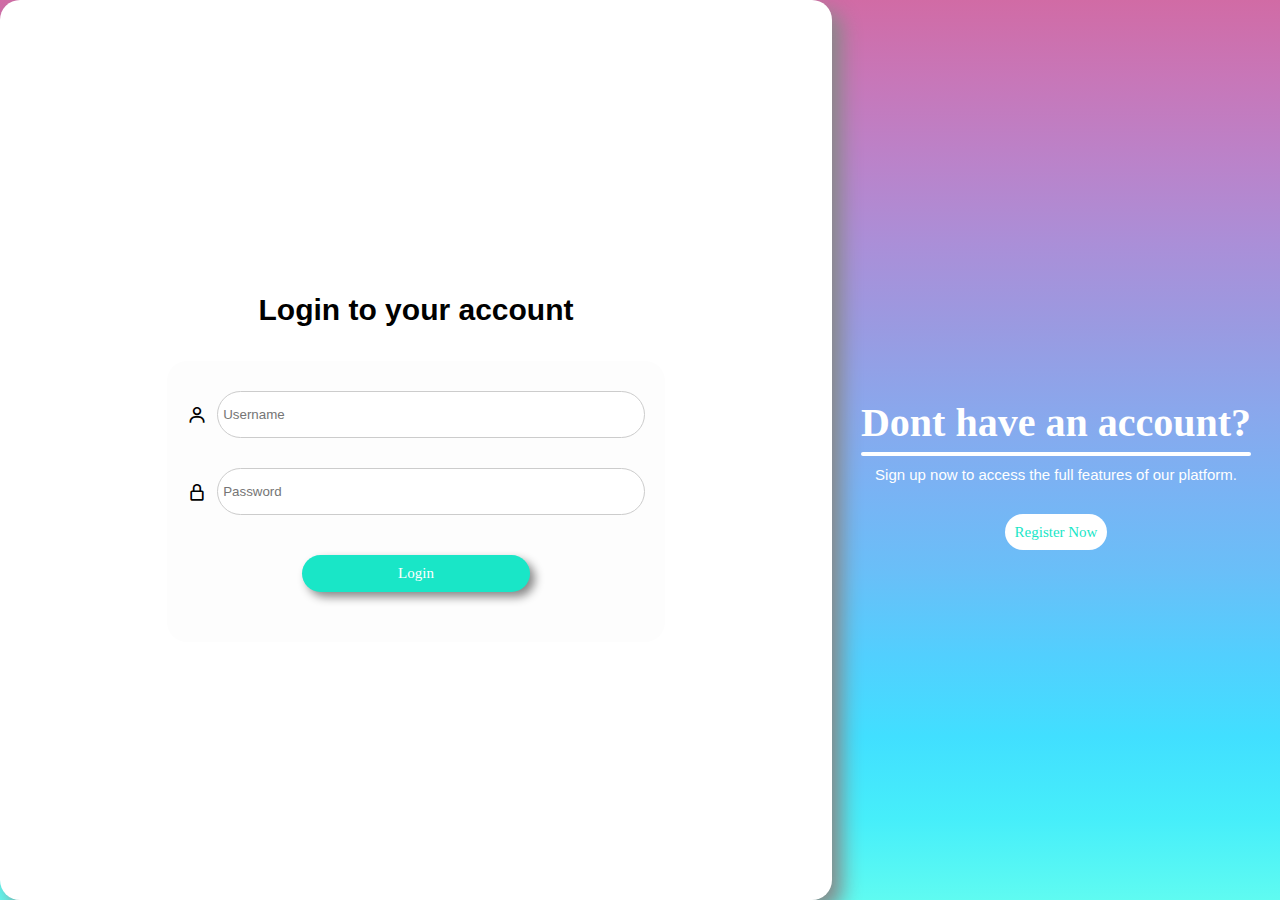
<file: THESIS2/MAIN/login.html>
<!DOCTYPE html>
<html lang="en">
<head>
    <meta charset="UTF-8">
    <meta name="viewport" content="width=device-width, initial-scale=1.0">
    <link href='https://unpkg.com/boxicons@2.1.4/css/boxicons.min.css' rel='stylesheet'>
    <title>Login</title>

    <style>
        
        body{
            background-image: linear-gradient(to bottom, #d16ba5, #c777b9, #ba83ca, #aa8fd8, #9a9ae1, #8aa7ec, #79b3f4, #69bff8, #52cffe, #41dfff, #46eefa, #5ffbf1);
            background-size:cover;
            background-repeat: no-repeat;
            background-attachment: fixed;
            font-family: bebas;
            margin: 0;
            
        }

        .column {
            float: left;
            display: flex;
            align-items: center;
            justify-content: center;
            min-height: 100vh;
            overflow: hidden; /* Add this line */
        }

        .right{
            width: 35%;
            color: white;
            display: flex;
            flex-direction: column ;
            
        }
        .right h3 {
            position: relative; /* Add relative positioning to the h2 element */
            font-size: 40px;
            margin-bottom: 20px;
        }
        
        .right h3::after {
            content: ""; 
            display: block;
            width: 100%; 
            height: 4px; 
            background-color: white; 
            position: absolute;
            bottom: -10px; 
            left: 0;
            border-radius: 20px;
            border: 1px;
        }
        
        .right p{
            display: flex;
            flex-direction: column ;
            font-size: 15px;
            font-weight: 50;
            font-family: 'Arial Narrow', Arial, sans-serif;
            margin-bottom: 40px;
        }
        .left{
            width: 65%;
            display: flex;
            flex-direction: column ;
            height: 100%;
            background-color: #fff;
            box-shadow: 10px 10px 20px #888888;
            border-radius: 20px;
        }

        .hidden{
            display: none;
        }
        .hidden{
            text-align: center;
        }
        .hidden a{
            text-decoration: none;
            color: #19e6c7;
            border:  3px solid #19e6c7;
            padding: 5px;
            border-radius: 20px;
        }
        
        @media (max-width: 767px) {
        .container {
            flex-direction: column; /* Stack columns on smaller screens */
        }

        .left {
            width: 100%; /* Full width on smaller screens */
            text-align: center;
        }

        .right {
            display: none; /* Add some space between the sections */
        }
        .hidden{
            display: block !important;
        }
        
    }

        .left h2{
            
            width: 55%;
            padding: 10px 20px;
            border-radius: 10px;
            color: black;
            font-size: 30px;
            text-align: center;
            font-family: 'Franklin Gothic Medium', 'Arial Narrow', Arial, sans-serif;
        }
        .container{
            margin: 0;
            display: flex;
            justify-content: center;
            align-items: center;
        }
        .row{
            margin-left: 0px;
            width: 100%;
        }
        .row:after {
            content: "";
            display: table;
            clear: both;
        }
        form  {
            background-color: #fdfdfd;
            display:flex;
            flex-direction: column;
            padding:20px;
            width: 55%;
            border-radius:20px;
            
        }
        input[type=text],[type=password]{
            border-radius: 30px;
        }
        input[type=text],[type=submit],[type=password]  {
        margin: 10px 0px;
        height:35px;
        
        border:0.5px solid gray;
        }

        input[type=submit]{
            background-color: #19e6c7;
            padding: 10px;
            height: auto;
            width: 50%;
            align-self: center;
            font-family: bebas;
            margin-top: 20px;
            margin-bottom: 30px;
            color: white;
            font-size: 15px;
            cursor: pointer;
            border-radius: 20px;
            border:  none;
            box-shadow: 5px 5px 10px #888888;
        }
        input[type=submit]:hover{
        background-color: #41dfff;
        border: none;
        color: #c777b9;
        transition: 0.4s ease-in-out ;
        }
        input:focus{
        outline: none;
        border: 1px solid gold;

        }
        input[type="text"]::placeholder,[type="password"]::placeholder{
            font-family:'Franklin Gothic Medium', 'Arial Narrow', Arial, sans-serif;
        }
        .icon-input-container {
        display: flex;
        align-items: center;
        margin-bottom: 10px;
        }

        .icon-input-container i {
        margin-right: 10px;
        font-size: 20px;
        }

        .icon-input-container input {
        flex: 1;
        padding: 5px;
        border: 1px solid #ccc;
        }

        .login {
        font-family: 'Franklin Gothic Medium', 'Arial Narrow', Arial, sans-serif;
        text-align: center;
        
        }
        .signup{
            text-align: center;

        }
        
        .signup a{
        font-size: 15px;
        text-decoration: none;
        background-color: #fff;
        padding: 10px;
        height: auto;
        width: 50%;
        align-self: center;
        font-family: bebas;
        color: #19e6c7;
        font-size: 15px;
        cursor: pointer;
        border-radius: 20px;
        text-decoration: none;
        }
        
    </style>
</head>
<body>
    <div class="container">
        <div class="row">
            <div class="column left"> 
                <h2>Login to your account</h2>
                <form>
                    
                  <div class="icon-input-container">
                    <i class='bx bx-user'></i>
                    <input type="text" id="Username" name="Username" placeholder="Username">
                  </div>
                  
                  
                  <div class="icon-input-container">
                    <i class='bx bx-lock-alt'></i>
                    <input type="password" id="password" name="password" placeholder="Password">
                  </div>
                  <input type="submit" id="submit" value="Login">

                  <div class="hidden">
                  <h3>Dont have an account?</h3>
                  <a href="signup.html" class="registerButton"> Register Now</a>
                </div>
              </form>
            </div>
            <div class="column right">
        
                <div class="signup">
                  <h3>Dont have an account?</h3>
                  <p>Sign up now to access the  full features of our platform.</p>
                  <a href="signup.html" class="registerButton"> Register Now</a>
                </div>
                
            </div>
          </div>
    </div>
</body>
</html>
</file>
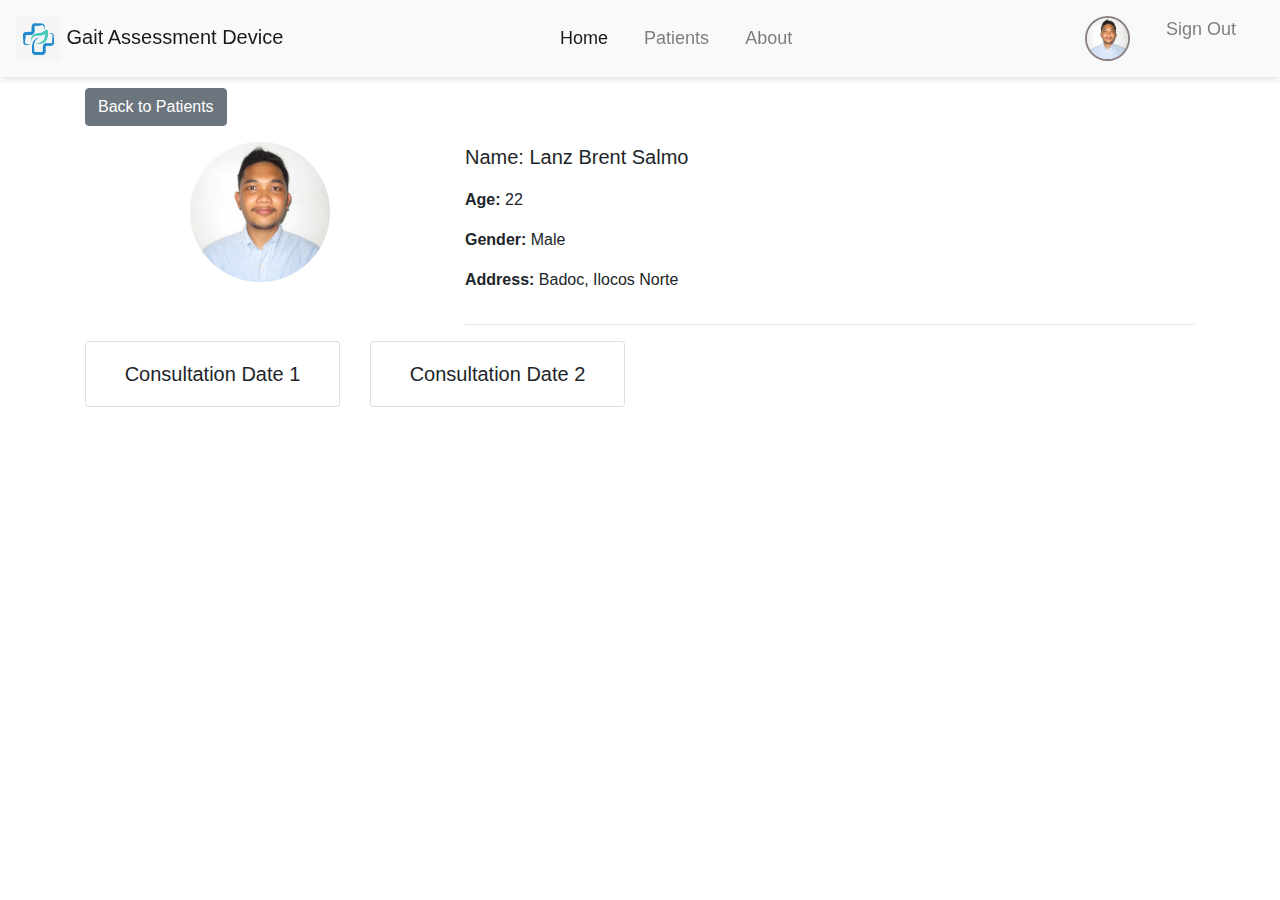
<file: THESIS2/MAIN/patient_hidden.html>
<!DOCTYPE html>
<html lang="en">
<head>
    <meta charset="UTF-8">
    <meta name="viewport" content="width=device-width, initial-scale=1, shrink-to-fit=no">
    <title>Patient Details</title>
    <!-- Bootstrap CSS -->
    <link rel="stylesheet" href="https://stackpath.bootstrapcdn.com/bootstrap/4.5.2/css/bootstrap.min.css">
    <!-- Boxicons CSS -->
    <link rel="stylesheet"
  href="https://cdn.jsdelivr.net/npm/boxicons@latest/css/boxicons.min.css">
  <!-- or -->
  <link rel="stylesheet"
  href="https://unpkg.com/boxicons@latest/css/boxicons.min.css">
    <style>
        /* Common styles for both big and small screens */
        body {
            padding-top: 40px;
        }

        .navbar {
            background-color: #f8f9fa;
            box-shadow: 0 4px 6px -1px rgba(0, 0, 0, 0.1);
        }

        .navbar-brand img {
            max-height: 45px; /* Adjust the height as needed */
        }

        .navbar-nav .nav-link {
            font-size: 18px;
        }

        .profile-circle {
            width: 45px;
            height: 45px;
            border-radius: 50%;
            overflow: hidden;
            border: 2px solid rgb(140, 129, 129);
        }

        .profile-circle img {
            width: 100%;
            height: 100%;
            object-fit: cover;
        }

        @media (min-width: 992px) {
            /* Styles for big screens (screens wider than 992px) */
            .navbar-nav {
                margin: auto 0;
            }

            .navbar-nav .nav-item {
                margin-right: 20px; /* Adjust the margin between nav items */
            }

            .navbar-nav.ml-1 {
                max-width: 275px; /* Adjust the width as needed */
            }

            .profile-link {
                display: inline-flex; /* Hide the Profile link on larger screens */
            }
        }

        @media (max-width: 991px) {
            /* Styles for small screens (screens 991px or narrower) */
            .navbar-nav.ml-1 {
                margin-left: 10px; /* Adjust the margin between About and the user profile */
            }

            .navbar-nav.ml-1 .nav-item {
                margin-bottom: 0; /* Remove margin between nav items in collapsed mode */
            }

            .navbar-nav.mx-auto.nav-item {
                display: flex;
                align-items: center;
            }
            .navbar-nav.mx-auto .nav-item:last-child {
                margin-bottom: 30px; /* Add margin below the last nav item in collapsed mode */
            }
            .navbar-nav.ml-1 .nav-item .profile-circle {
                margin-right: 10px; /* Adjust the margin between Profile Circle and Profile */
            }

            .navbar-nav.ml-1 .nav-item .nav-link {
                display: flex;
                align-items: center;
                white-space: nowrap; /* Prevent text wrapping on smaller screens */
            }

            .profile-link {
                display: inline-block; /* Show the Profile link on smaller screens */
            }
        }

        /* Add any other styles you need */

        /* Hover effect for patient cards */
        .card-consultation {
            transition: transform 0.3s, box-shadow 0.3s;
        }

        .card-consultation:hover {
            box-shadow: 0 4px 8px rgba(0, 0, 0, 0.1);
            transform: translateY(-4px);
            background-color: aquamarine;
        }

        .card-consultation .card-body {
            display: flex;
            flex-direction: column;
            align-items: center;
        }

        .card-consultation h5 {
            margin-bottom: 0;
        }

        /* Close button for the table */
        .close-button {
            cursor: pointer;
            color: #007bff;
            font-size: 30px;
            border: none;
            background-color: none;
        }
        .close-button:hover {
            text-decoration: underline;
        }

    </style>
</head>
<body>

    <!-- Navbar -->
    <nav class="navbar navbar-expand-lg navbar-light bg-light fixed-top">
        <a class="navbar-brand" href="#">
            <img src="profile-images/v987-18a.jpg" alt="Your Logo">
            Gait Assessment Device
        </a>
        <button class="navbar-toggler" type="button" data-toggle="collapse" data-target="#navbarNav" aria-controls="navbarNav" aria-expanded="false" aria-label="Toggle navigation">
            <span class="navbar-toggler-icon"></span>
        </button>
        <div class="collapse navbar-collapse" id="navbarNav">
            <ul class="navbar-nav mx-auto">
                <li class="nav-item active">
                    <a class="nav-link" href="index.html">Home</a>
                </li>
                <li class="nav-item">
                    <a class="nav-link" href="patients.html">Patients</a>
                </li>
                <li class="nav-item">
                    <a class="nav-link" href="#">About</a>
                </li>
            </ul>
            <ul class="navbar-nav ml-1">
                <li class="nav-item">
                    <a class="nav-link" href="#">
                        <div class="profile-circle">
                            <img src="profile-images/IMG_1994.JPG" alt="User Profile">
                        </div>
                        <span class="d-lg-none ml-2">Profile</span>
                    </a>
                </li>
                <li class="nav-item">
                    <a class="nav-link" href="#">Sign Out</a>
                </li>
            </ul>
        </div>
    </nav>

    <!-- Content of the patient_details.html page -->
    <div class="container mt-5" style="margin-top: 300px;">
        <a href="patients.html" class="btn btn-secondary mb-3">Back to Patients</a>
        <div class="row justify-content-center align-items-start">
            <!-- Display patient's picture here -->
            <div class="col-md-4 mb-5 text-center">
                <img src="profile-images/IMG_1994.JPG" alt="Patient Picture" class="img-fluid" style="max-width: 140px; border-radius: 50%;">
            </div>
            <div class="col-md-8 text-center text-md-left">
                <!-- Display all patient information here -->
                <div class="row">
                    <div class="col-md-12">
                        <p class="lead"><strong>Name:</strong> Lanz Brent Salmo</p>
                    </div>
                    <div class="col-md-12">
                        <p><strong>Age:</strong> 22</p>
                    </div>
                    <div class="col-md-12">
                        <p><strong>Gender:</strong> Male</p>
                    </div>
                    <div class="col-md-12">
                        <p><strong>Address:</strong> Badoc, Ilocos Norte</p>
                    </div>
                </div>
                <!-- Add the new information fields -->
                <hr>
            </div>
            <div class="col-md-12">
                <div class="row">
                    <!-- Display consultation date cards here -->
                    <div class="col-md-3 mb-3">
                        <div class="card card-consultation" onclick="showTable()">
                            <div class="card-body">
                                <h5 class="card-title">Consultation Date 1</h5>
                            </div>
                        </div>
                    </div>
                    <div class="col-md-3 mb-3">
                        <div class="card card-consultation" onclick="showTable()">
                            <div class="card-body">
                                <h5 class="card-title">Consultation Date 2</h5>
                            </div>
                        </div>
                    </div>
                    <!-- Add more cards as needed -->
                </div>
            </div>
            <!-- Hidden table -->
            <div class="col-md-12" id="consultationTable" style="display: none;">
                <button class="close-button" onclick="hideTable()"><i class='bx bx-window-close'></i></button>
                <div class="table-responsive">
                    <table class="table table-bordered">
                        <thead>
                            <tr>
                                <th>Consultation Date</th>
                                <th>Phase</th>
                                <th>Image</th>
                                <th>Angles</th>
                                <th>Weight Distribution</th>
                            </tr>
                        </thead>
                        <tbody>
                            <tr>
                                <td>Date</td>
                                <td>Phase 1- Frame 2</td>
                                <td style="max-width: 100px; max-height: 100px;">
                                    <img src="profile-images/phase1.png" class="mw-100 mh-100" style="width: 100%; height: auto;">
                                </td>
                                <td>Angle</td>
                                <td>Distribution</td>
                            </tr>
                            <tr>
                                <td>Date</td>
                                <td>Phase 2- Frame 2</td>
                                <td style="max-width: 100px; max-height: 100px;">
                                    <img src="profile-images/phase2.png" class="mw-100 mh-100" style="width: 100%; height: auto;">
                                </td>
                                <td>Angle</td>
                                <td>Distribution</td>
                            </tr>
                            <tr>
                                <td>Date</td>
                                <td>Phase 3- Frame 2</td>
                                <td style="max-width: 100px; max-height: 100px;">
                                    <img src="profile-images/phase3.png" class="mw-100 mh-100" style="width: 100%; height: auto;">
                                </td>
                                <td>Angle</td>
                                <td>Distribution</td>
                            </tr>
                            <tr>
                                <td>Date</td>
                                <td>Phase 4- Frame 2</td>
                                <td style="max-width: 100px; max-height: 100px;">
                                    <img src="profile-images/phase4.png" class="mw-100 mh-100" style="width: 100%; height: auto;">
                                </td>
                                <td>Angle</td>
                                <td>Distribution</td>
                            </tr>
                            <tr>
                                <td>Date</td>
                                <td>Phase 5- Frame 2</td>
                                <td style="max-width: 100px; max-height: 100px;">
                                    <img src="profile-images/phase5.png" class="mw-100 mh-100" style="width: 100%; height: auto;">
                                </td>
                                <td>Angle</td>
                                <td>Distribution</td>
                            </tr>
                            <tr>
                                <td>Date</td>
                                <td>Phase 6- Frame 2</td>
                                <td style="max-width: 100px; max-height: 100px;">
                                    <img src="profile-images/phase6.png" class="mw-100 mh-100" style="width: 100%; height: auto;">
                                </td>
                                <td>Angle</td>
                                <td>Distribution</td>
                            </tr>
                            <tr>
                                <td>Date</td>
                                <td>Phase 7- Frame 2</td>
                                <td style="max-width: 100px; max-height: 100px;">
                                    <img src="profile-images/phase7.png" class="mw-100 mh-100" style="width: 100%; height: auto;">
                                </td>
                                <td>Angle</td>
                                <td>Distribution</td>
                            </tr>
                            <tr>
                                <td>Date</td>
                                <td>Phase 8- Frame 2</td>
                                <td style="max-width: 100px; max-height: 100px;">
                                    <img src="profile-images/phase8.png" class="mw-100 mh-100" style="width: 100%; height: auto;">
                                </td>
                                <td>Angle</td>
                                <td>Distribution</td>
                            </tr>
                            <!-- Add more rows as needed -->
                        </tbody>
                    </table>
                </div>
            </div>
            <!-- Add more information fields as needed -->
        </div>
    </div>

    <!-- Bootstrap JS and dependencies -->
    <script src="https://code.jquery.com/jquery-3.5.1.slim.min.js"></script>
    <script src="https://cdn.jsdelivr.net/npm/@popperjs/core@2.0.9/dist/umd/popper.min.js"></script>
    <script src="https://stackpath.bootstrapcdn.com/bootstrap/4.5.2/js/bootstrap.min.js"></script>

    <script>
        function showTable() {
            document.getElementById('consultationTable').style.display = 'block';
        }

        function hideTable() {
            document.getElementById('consultationTable').style.display = 'none';
        }
    </script>
</body>
</html>
</file>
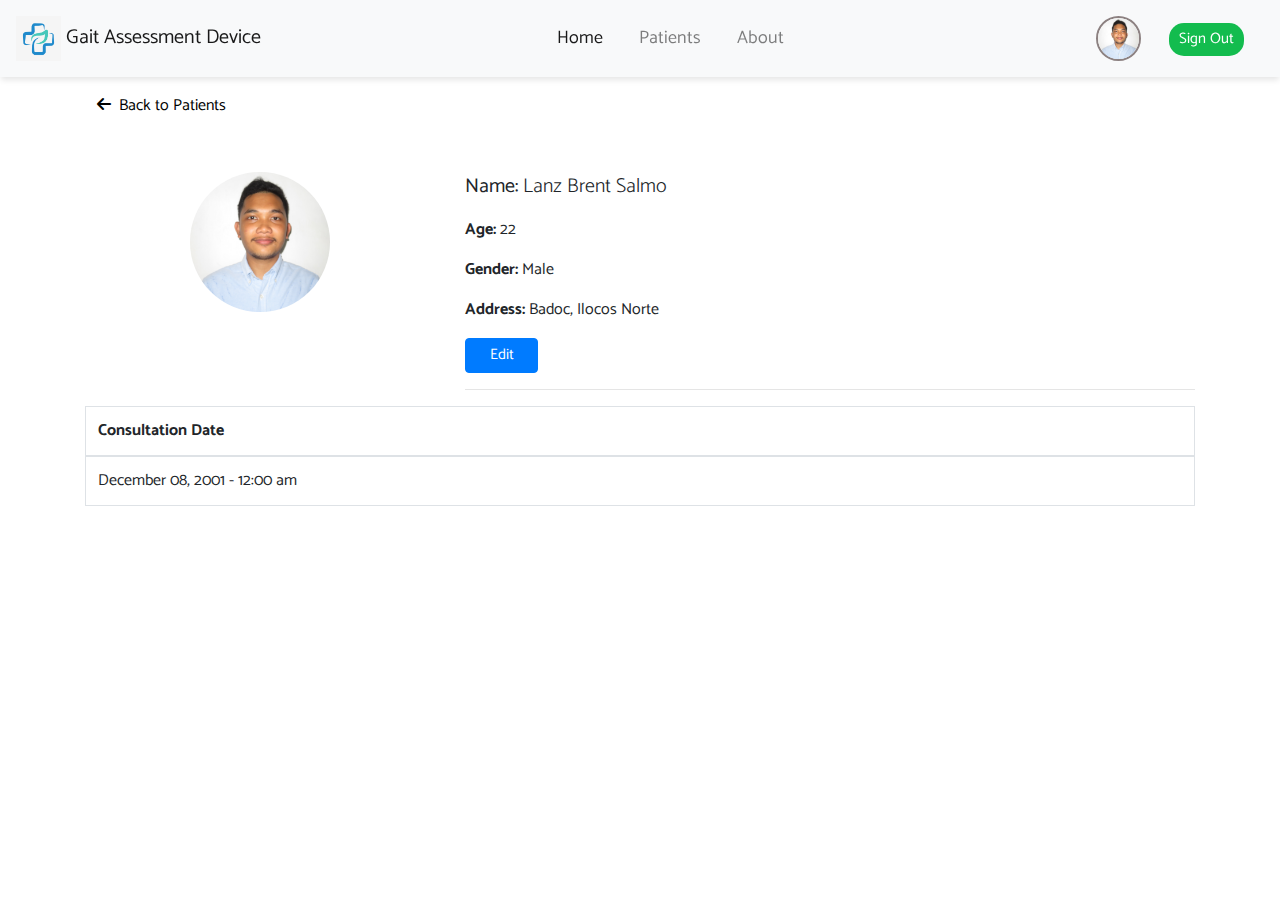
<file: THESIS2/MAIN/patient_profile.html>
<!DOCTYPE html>
<html lang="en">

<head>
    <meta charset="UTF-8">
    <meta name="viewport" content="width=device-width, initial-scale=1, shrink-to-fit=no">
    <title>Patient Details</title>
    <!-- Bootstrap CSS -->
    <link rel="stylesheet" href="https://stackpath.bootstrapcdn.com/bootstrap/4.5.2/css/bootstrap.min.css">
    <!-- Font Awesome Icons -->
    <link rel="stylesheet" href="https://cdnjs.cloudflare.com/ajax/libs/font-awesome/6.5.1/css/all.min.css">
    <link rel="preconnect" href="https://fonts.googleapis.com">
    <link rel="preconnect" href="https://fonts.gstatic.com" crossorigin>
    <link href="https://fonts.googleapis.com/css2?family=Catamaran&family=Roboto+Slab&display=swap" rel="stylesheet">
    <style>
        /* Common styles for both big and small screens */
        body {
            padding-top: 40px;
            font-family: 'Catamaran', sans-serif;
            background-color: #ffffff;
        }

        .navbar {
            background-color: #FBFBF2;
            box-shadow: 0 4px 6px -1px rgba(0, 0, 0, 0.1);
        }
        
        .sign_out{
            margin-top: 15px;
        }

        .navbar-brand img {
            max-height: 45px;
        }

        .navbar-nav .nav-link {
            font-size: 18px;
        }

        .profile-circle {
            width: 45px;
            height: 45px;
            border-radius: 50%;
            overflow: hidden;
            border: 2px solid rgb(140, 129, 129);
        }

        .profile-circle img {
            width: 100%;
            height: 100%;
            object-fit: cover;
        }

        /* Styles for big screens (screens wider than 992px) */
        @media (min-width: 992px) {
            .navbar-nav {
                margin: auto 0;
            }

            .navbar-nav .nav-item {
                margin-right: 20px;
            }

            .navbar-nav.ml-1 {
                max-width: 275px;
            }

            .profile-link {
                display: inline-flex;
            }
        }

        /* Styles for small screens (screens 991px or narrower) */
        @media (max-width: 991px) {
            .navbar-nav.ml-1 {
                margin-left: 10px;
            }

            .navbar-nav.ml-1 .nav-item {
                margin-bottom: 0;
            }

            .navbar-nav.mx-auto.nav-item {
                display: flex;
                align-items: center;
            }

            .navbar-nav.mx-auto .nav-item:last-child {
                margin-bottom: 30px;
            }

            .navbar-nav.ml-1 .nav-item .profile-circle {
                margin-right: 10px;
            }

            .navbar-nav.ml-1 .nav-item .nav-link {
                display: flex;
                align-items: center;
                white-space: nowrap;
            }

            .profile-link {
                display: inline-block;
            }
        }

        /* Hover effect for patient cards */
        .card:hover,
        tr:hover {
            box-shadow: 0 4px 8px rgba(0, 0, 0, 0.1);
            transform: translateY(-4px);
            transition: box-shadow 0.3s, transform 0.3s;
        }

        .btn-secondary{
            background-color: transparent;
            color: #000000 !important;
            border: none;
            transition: ease-in 0.25s;
        }
        .btn-secondary:hover{
            background-color: #d3d3c9;
        }
        
    </style>
</head>

<body>

    <!-- Navbar -->
    <nav class="navbar navbar-expand-lg navbar-light bg-light fixed-top">
        <a class="navbar-brand" href="#">
            <img src="profile-images/v987-18a.jpg" alt="Your Logo">
            Gait Assessment Device
        </a>
        <button class="navbar-toggler" type="button" data-toggle="collapse" data-target="#navbarNav"
            aria-controls="navbarNav" aria-expanded="false" aria-label="Toggle navigation">
            <span class="navbar-toggler-icon"></span>
        </button>
        <div class="collapse navbar-collapse" id="navbarNav">
            <ul class="navbar-nav mx-auto">
                <li class="nav-item active">
                    <a class="nav-link" href="index.html">Home</a>
                </li>
                <li class="nav-item">
                    <a class="nav-link" href="patients.html">Patients</a>
                </li>
                <li class="nav-item">
                    <a class="nav-link" href="#">About</a>
                </li>
            </ul>
            <ul class="navbar-nav ml-1">
                <li class="nav-item">
                    <a class="nav-link" href="#">
                        <div class="profile-circle">
                            <img src="profile-images/IMG_1994.JPG" alt="User Profile">
                        </div>
                        <span class="d-lg-none ml-2">Profile</span>
                    </a>
                </li>
                <li class="nav-item">
                    <a class="nav-link sign_out" style="background-color: #13bc4e; color: #ffffff; padding: 5px 10px; border-radius: 15px; font-size: 15px;" href="login.html">Sign Out</a>
                </li>
            </ul>
        </div>
    </nav>

    <!-- Content of the patient_details.html page -->
    <div class="container mt-5">
        <a href="patients.html" class="btn btn-secondary mb-5"><i class="fa-solid fa-arrow-left mr-2"></i>Back to Patients</a>
        <div class="row justify-content-center align-items-start">
            <!-- Display patient's picture here -->
            <div class="col-md-4 mb-5 text-center">
                <img src="profile-images/IMG_1994.JPG" alt="Patient Picture" class="img-fluid"
                    style="max-width: 140px; border-radius: 50%;">
            </div>
            <div class="col-md-8 text-center text-md-left">
                <!-- Display all patient information here -->
                <div class="row">
                    <div class="col-md-12">
                        <p class="lead"><strong>Name:</strong> Lanz Brent Salmo</p>
                    </div>
                    <div class="col-md-12">
                        <p><strong>Age:</strong> 22</p>
                    </div>
                    <div class="col-md-12">
                        <p><strong>Gender:</strong> Male</p>
                    </div>
                    <div class="col-md-12">
                        <p><strong>Address:</strong> Badoc, Ilocos Norte</p>
                    </div>
                </div>
                <button type="button" class="btn btn-primary" style="font-size: 15px; padding: 5px; width: 10%;" data-toggle="modal" data-target="#editModal">Edit</button>
                <hr>
            </div>
            <div class="modal fade" id="editModal" tabindex="-1" role="dialog" aria-labelledby="editModalLabel" aria-hidden="true">
                <div class="modal-dialog" role="document">
                    <div class="modal-content">
                        <div class="modal-header">
                            <h5 class="modal-title" id="editModalLabel">Edit Personal Information</h5>
                            <button type="button" class="close" data-dismiss="modal" aria-label="Close">
                                <span aria-hidden="true">&times;</span>
                            </button>
                        </div>
                        <div class="modal-body">
                            <form id="editForm">
                                <div class="form-group">
                                    <label for="editName">Name:</label>
                                    <input type="text" class="form-control" id="editName" name="name" value="Lanz Brent Salmo">
                                </div>
                                <div class="form-group">
                                    <label for="editAge">Age:</label>
                                    <input type="number" class="form-control" id="editAge" name="age" value="22">
                                </div>
                                <div class="form-group">
                                    <label for="editGender">Gender:</label>
                                    <select class="form-control" id="editGender" name="gender">
                                        <option value="male" selected>Male</option>
                                        <option value="female">Female</option>
                                    </select>
                                </div>
                                <div class="form-group">
                                    <label for="editAddress">Address:</label>
                                    <input type="text" class="form-control" id="editAddress" name="address" value="Badoc, Ilocos Norte">
                                </div>
                            </form>
                        </div>
                        <div class="modal-footer">
                            <button type="button" class="btn btn-secondary" data-dismiss="modal">Close</button>
                            <button type="button" class="btn btn-primary" onclick="saveChanges()">Save changes</button>
                        </div>
                    </div>
                </div>
            </div>
            <div class="col-md-12">
                <div class="table-responsive">
                    <table class="table table-bordered">
                        <thead>
                            <tr>
                                <th>Consultation Date</th>
                            </tr>
                        </thead>
                        <tbody>
                            <tr class="clickable-row">
                                <td>December 08, 2001 - 12:00 am</td>
                            </tr>
                            <!-- Add more rows as needed -->
                        </tbody>
                    </table>
                </div>
                <!-- Add more information fields as needed -->
            </div>
        </div>
    </div>

   <!-- Modal for Consultation Details -->
<div class="modal fade" id="consultationModal" tabindex="-1" role="dialog" aria-labelledby="consultationModalLabel"
aria-hidden="true">
<div class="modal-dialog modal-lg" role="document">
    <div class="modal-content">
        <div class="modal-header">
            <h5 class="modal-title" id="consultationModalLabel">Consultation Details</h5>
            <button type="button" class="close" data-dismiss="modal" aria-label="Close">
                <span aria-hidden="true">&times;</span>
            </button>
        </div>
        <div class="modal-body">
            <button type="button" class="btn btn-primary" style="margin-bottom:10px ;" onclick="printTable()">Print Table</button>
            <div class="table-responsive">
                <table class="table table-bordered">
                    <thead>
                        <tr>
                            <th>Consultation Date</th>
                            <th>Phase</th>
                            <th>Image</th>
                            <th>Angles</th>
                            <th>Weight Distribution</th>
                        </tr>
                    </thead>
                    <tbody>
                        <tr>
                            <td>Date</td>
                            <td>Phase 1- Frame 2</td>
                            <td style="max-width: 100px; max-height: 100px;">
                                <img src="profile-images/phase1.png" class="mw-100 mh-100" style="width: 100%; height: auto;">
                              </td>
                              
                            <td>Angle</td>
                            <td>Distribution</td>
                        </tr>
                        <tr>
                            <td>Date</td>
                            <td>Phase 2- Frame 2</td>
                            <td style="max-width: 100px; max-height: 100px;">
                                <img src="profile-images/phase2.png" class="mw-100 mh-100" style="width: 100%; height: auto;">
                              </td>
                              
                            <td>Angle</td>
                            <td>Distribution</td>
                        </tr>
                        <tr>
                            <td>Date</td>
                            <td>Phase 3- Frame 2</td>
                            <td style="max-width: 100px; max-height: 100px;">
                                <img src="profile-images/phase3.png" class="mw-100 mh-100" style="width: 100%; height: auto;">
                              </td>
                              
                            <td>Angle</td>
                            <td>Distribution</td>
                        </tr>
                        <tr>
                            <td>Date</td>
                            <td>Phase 4- Frame 2</td>
                            <td style="max-width: 100px; max-height: 100px;">
                                <img src="profile-images/phase4.png" class="mw-100 mh-100" style="width: 100%; height: auto;">
                              </td>
                              
                            <td>Angle</td>
                            <td>Distribution</td>
                        </tr>
                        <tr>
                            <td>Date</td>
                            <td>Phase 5- Frame 2</td>
                            <td style="max-width: 100px; max-height: 100px;">
                                <img src="profile-images/phase5.png" class="mw-100 mh-100" style="width: 100%; height: auto;">
                              </td>
                              
                            <td>Angle</td>
                            <td>Distribution</td>
                        </tr>
                        <tr>
                            <td>Date</td>
                            <td>Phase 6- Frame 2</td>
                            <td style="max-width: 100px; max-height: 100px;">
                                <img src="profile-images/phase6.png" class="mw-100 mh-100" style="width: 100%; height: auto;">
                              </td>
                              
                            <td>Angle</td>
                            <td>Distribution</td>
                        </tr>
                        <tr>
                            <td>Date</td>
                            <td>Phase 7- Frame 2</td>
                            <td style="max-width: 100px; max-height: 100px;">
                                <img src="profile-images/phase7.png" class="mw-100 mh-100" style="width: 100%; height: auto;">
                              </td>
                              
                            <td>Angle</td>
                            <td>Distribution</td>
                        </tr>
                        <tr>
                            <td>Date</td>
                            <td>Phase 8- Frame 2</td>
                            <td style="max-width: 100px; max-height: 100px;">
                                <img src="profile-images/phase8.png" class="mw-100 mh-100" style="width: 100%; height: auto;">
                              </td>
                              
                            <td>Angle</td>
                            <td>Distribution</td>
                        </tr>
                        <!-- Add more rows as needed -->
                    </tbody>
                </table>
            </div>
        </div>
        
    </div>
</div>
</div>

    <!-- Bootstrap JS and dependencies -->
    <script src="https://code.jquery.com/jquery-3.5.1.slim.min.js"></script>
    <script src="https://cdn.jsdelivr.net/npm/@popperjs/core@2.0.9/dist/umd/popper.min.js"></script>
    <script src="https://stackpath.bootstrapcdn.com/bootstrap/4.5.2/js/bootstrap.min.js"></script>

    <script>
        $(document).ready(function () {
            // Add click event for clickable rows
            $('.clickable-row').click(function () {
                // Show the modal
                $('#consultationModal').modal('show');
            });
        });
    </script>
</body>

</html>
</file>
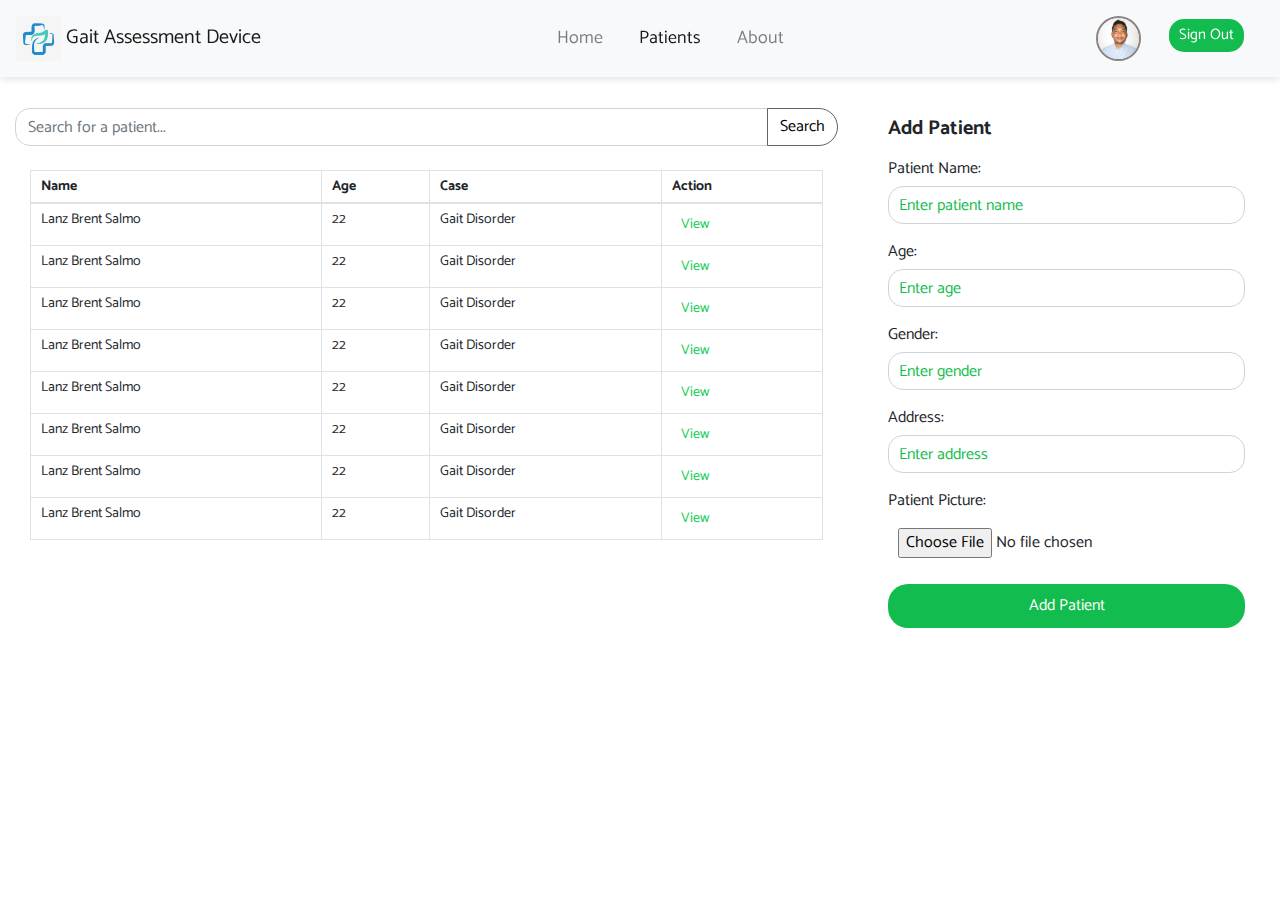
<file: THESIS2/MAIN/patients.html>
<!DOCTYPE html>
<html lang="en">
<head>
    <meta charset="UTF-8">
    <meta name="viewport" content="width=device-width, initial-scale=1, shrink-to-fit=no">
    <title>Your Website</title>
    <!-- Bootstrap CSS -->
    <link rel="stylesheet" href="https://stackpath.bootstrapcdn.com/bootstrap/4.5.2/css/bootstrap.min.css">
    <!-- Font Awesome Icons -->
    <link rel="stylesheet" href="https://cdnjs.cloudflare.com/ajax/libs/font-awesome/6.5.1/css/all.min.css">
    <link rel="preconnect" href="https://fonts.googleapis.com">
    <link rel="preconnect" href="https://fonts.gstatic.com" crossorigin>
    <link href="https://fonts.googleapis.com/css2?family=Catamaran&family=Roboto+Slab&display=swap" rel="stylesheet">
    <link href="https://fonts.googleapis.com/css2?family=Fredoka:wght@300..700&family=Kanit:ital,wght@0,100;0,200;0,300;0,400;0,500;0,600;0,700;0,800;0,900;1,100;1,200;1,300;1,400;1,500;1,600;1,700;1,800;1,900&family=Oswald:wght@200..700&display=swap" rel="stylesheet">
    <style>
        /* Common styles for both big and small screens */
        body {
            padding-top: 40px;
            background-color: #ffffff;
            font-family: 'Catamaran', sans-serif;
        }
        
        .navbar {
            background-color: #FBFBF2;
            box-shadow: 0 4px 6px -1px rgba(0, 0, 0, 0.1);
        }
        .sign_out{
            margin-top: 15%;
        }
        
        .navbar-brand img {
            max-height: 45px; /* Adjust the height as needed */
        }

        .navbar-nav .nav-link {
            font-size: 18px;
        }

        .profile-circle {
            width: 45px;
            height: 45px;
            border-radius: 50%;
            overflow: hidden;
            border: 2px solid rgb(140, 129, 129);
        }

        .profile-circle img {
            width: 100%;
            height: 100%;
            object-fit: cover;
        }

        @media (min-width: 992px) {
            /* Styles for big screens (screens wider than 992px) */
            .navbar-nav {
                margin: auto 0;
            }

            .navbar-nav .nav-item {
                margin-right: 20px; /* Adjust the margin between nav items */
            }

            .navbar-nav.ml-1 {
                max-width: 275px; /* Adjust the width as needed */
            }

            .profile-link {
                display: inline-flex; /* Hide the Profile link on larger screens */
            }
        }

        @media (max-width: 991px) {
            /* Styles for small screens (screens 991px or narrower) */
            .navbar-nav.ml-1 {
                margin-left: 10px; /* Adjust the margin between About and the user profile */
            }

            .navbar-nav.ml-1 .nav-item {
                margin-bottom: 0; /* Remove margin between nav items in collapsed mode */
            }

            .navbar-nav.mx-auto.nav-item {
                display: flex;
                align-items: center;
            }
            
            .navbar-nav.mx-auto .nav-item:last-child {
                margin-bottom: 30px; /* Add margin below the last nav item in collapsed mode */
            }
            
            .navbar-nav.ml-1 .nav-item .profile-circle {
                margin-right: 10px; /* Adjust the margin between Profile Circle and Profile */
            }

            .navbar-nav.ml-1 .nav-item .nav-link {
                display: flex;
                align-items: center;
                white-space: nowrap; /* Prevent text wrapping on smaller screens */
            }

            .profile-link {
                display: inline-block; /* Show the Profile link on smaller screens */
            }
            
            #carouselExample {
                max-height: 200px;
                overflow: hidden;
            }
            .table th:nth-child(2),
            .table td:nth-child(2),
            .table th:nth-child(3),
            .table td:nth-child(3) {
                display: none;
            }

            #addPatientSection {
                display: none;
            }
            .sign_out{
                width: 50%;
                text-align: center;
            }
        }

        #carouselExample {
            max-height: 400px; /* Set a fixed height for the carousel container */
            overflow: hidden; /* Hide any overflow to prevent images from affecting layout */
        }

        .carousel-inner img {
            width: 100%;
            height: 100%;
            object-fit: cover; /* Maintain aspect ratio while covering the entire container */
        }

        #patientModal .modal-body {
            text-align: left;
        }
        
        .container-fluid {
            margin-top: 50px; /* Adjust the margin-top for better alignment */
        }
        
        .rounded {
            width: 120px;
            height: 120px;
            border-radius: 50%;
        }

        /* Hover effect for patient cards */
        .card:hover {
            box-shadow: 0 4px 8px rgba(0, 0, 0, 0.1);
            transform: translateY(-4px);
            transition: box-shadow 0.3s, transform 0.3s;
            background-color: aquamarine;
        }

        .card {
            border-radius: 15px;
            height: auto; /* Allow the card to adjust its height based on content */
            transition: box-shadow 0.3s, transform 0.3s;
        }

        .card .card-body {
            display: flex;
            flex-direction: column;
            padding: 15px;
        }

        .card .card-body h5 {
            margin-bottom: 5px; /* Adjust the margin between card title and other text */
        }
        
        .card .card-text {
            font-size: 12px;
            margin-bottom: 5px;
        }

        .card .card-body .topright {
            position: absolute;
            top: 10px;
            right: 10px;
        }

        .input-group {
            margin-top: 20px; /* Adjust the margin as needed */
        }

        .form-control {
            border-radius: 20px; /* Add some border-radius to the search input */
        }

        #searchButton {
            border-top-left-radius: 0;
            border-bottom-left-radius: 0;
            border-top-right-radius: 20px;
            border-bottom-right-radius: 20px;
            background-color: #007BFF; /* Change button background color */
            color: #fff; /* Change button text color */
        }

        #searchButton:hover {
            background-color: #0056b3; /* Change button background color on hover */
        }

        #addPatientSection {
            border-radius: 5px;
            padding: 5px;
            width: 100%; 
            margin: auto; /* Center the section horizontally */
        }
        #addPatientSection h5{
            display: flex;
            font-size: 20px;
            font-weight: 700;
        }
        
        #addPatientSection label {
            display: block;
            margin-bottom: 5px;
            
        }

        #addPatientSection input {
            display: flex;
            width: 100%;
            padding: 10px;
            margin-bottom: 10px;
            box-sizing: border-box;
        }

        #addPatientSection input::placeholder{
            color: #13bc4e;
        }
        .form-control{
            border-radius: 15px;
        }
        .table{
            border-radius: 25%;
        }
        .thead-color{
            
            border-radius: 15px;
        }
        /* Pagination controls */
        .pagination-container {
            position: fixed;
            bottom: 20px;
            left: 30%;
            transform: translateX(-50%);
        }
        .table th,
        .table td {
            padding: 5px 10px; 
            font-size: 14px; 
        }
        .actionButt{
            color: #0dcd50;
        }

        #addPatientSection button[type="submit"] {
        background-color: #13bc4e; 
        color: #fff; 
        border-radius: 20px; 
        padding: 10px 20px; 
        border: none; 
        width: 100%;
    }

    #addPatientSection button[type="submit"]:hover {
        background-color: #add1f8; /* Change button background color on hover */
    }

    </style>
</head>
<body>

    <!-- Navbar -->
    <nav class="navbar navbar-expand-lg navbar-light bg-light fixed-top">
        <a class="navbar-brand" href="#">
            <img src="profile-images/v987-18a.jpg" alt="Your Logo">
            Gait Assessment Device
        </a>
        <button class="navbar-toggler" type="button" data-toggle="collapse" data-target="#navbarNav" aria-controls="navbarNav" aria-expanded="false" aria-label="Toggle navigation">
            <span class="navbar-toggler-icon"></span>
        </button>
        <div class="collapse navbar-collapse" id="navbarNav">
            <ul class="navbar-nav mx-auto">
                <li class="nav-item">
                    <a class="nav-link" href="index.html">Home</a>
                </li>
                <li class="nav-item active">
                    <a class="nav-link" href="patients.html">Patients</a>
                </li>
                <li class="nav-item">
                    <a class="nav-link" href="#">About</a>
                </li>
            </ul>
            <ul class="navbar-nav ml-1">
                <li class="nav-item">
                    <a class="nav-link" href="#">
                        <div class="profile-circle">
                            <img src="profile-images/IMG_1994.JPG" alt="User Profile">
                        </div>
                        <span class="d-lg-none ml-2">Profile</span>
                    </a>
                </li>
                <li class="nav-item">
                    <a class="nav-link sign_out" style="background-color: #13bc4e; color: #ffffff; padding: 5px 10px; border-radius: 15px; font-size: 15px;" href="login.html">Sign Out</a>
                </li>
            </ul>
        </div>
    </nav>

    <div class="container-fluid mt-5">
        <div class="row">
            <!-- Search Bar -->
            <div class="col-lg-8 col-md-9 col-sm-9">
                <!-- Content for the left section -->
                <div class="input-group">
                    <input type="text" class="form-control" placeholder="Search for a patient..." aria-label="Search" aria-describedby="searchButton">
                    <div class="input-group-append">
                        <button class="btn" style="background-color: #ffffff; color: black; border: 1px solid rgb(97, 99, 100);" type="button" id="searchButton">Search</button>
                    </div>
                    <div class="col-lg-3 offset-lg-1 d-lg-none mt-4 d-flex justify-content-center align-items-center ">
                        <button type="button" class="btn btn-primary btn-block w-50 "  data-toggle="modal" data-target="#addPatientModal">Add Patient</button>
                    </div>
                </div>

                <!-- Add pagination controls below the table -->
                <div class="container mt-4">
                    <table class="table table-bordered ">
                        <thead class="thead-color">
                            <tr>
                                <th>Name</th>
                                <th>Age</th>
                                <th>Case</th>
                                <th>Action</th>
                            </tr>
                        </thead>
                        <tbody class="limited-rows">
                            <!-- Example rows, you can add more rows as needed -->
                            <tr>
                                <td>Lanz Brent Salmo</td>
                                <td>22</td>
                                <td>Gait Disorder</td>
                                <td>
                                    <a href="patient_profile.html" class="btn actionButt btn-sm">View</a>
                                </td>
                            </tr>
                            <tr>
                                <td>Lanz Brent Salmo</td>
                                <td>22</td>
                                <td>Gait Disorder</td>
                                <td>
                                    <a href="patient_profile.html" class="btn actionButt btn-sm">View</a>
                                </td>
                            </tr>
                            <tr>
                                <td>Lanz Brent Salmo</td>
                                <td>22</td>
                                <td>Gait Disorder</td>
                                <td>
                                    <a href="patient_profile.html" class="btn actionButt btn-sm">View</a>
                                </td>
                            </tr>
                            
                            <tr>
                                <td>Lanz Brent Salmo</td>
                                <td>22</td>
                                <td>Gait Disorder</td>
                                <td>
                                    <a href="patient_profile.html" class="btn actionButt btn-sm">View</a>
                                </td>
                            </tr>
                            <tr>
                                <td>Lanz Brent Salmo</td>
                                <td>22</td>
                                <td>Gait Disorder</td>
                                <td>
                                    <a href="patient_profile.html" class="btn actionButt btn-sm">View</a>
                                </td>
                            </tr>
                            <tr>
                                <td>Lanz Brent Salmo</td>
                                <td>22</td>
                                <td>Gait Disorder</td>
                                <td>
                                    <a href="patient_profile.html" class="btn actionButt btn-sm">View</a>
                                </td>
                            </tr>
                            <tr>
                                <td>Lanz Brent Salmo</td>
                                <td>22</td>
                                <td>Gait Disorder</td>
                                <td>
                                    <a href="patient_profile.html" class="btn actionButt btn-sm">View</a>
                                </td>
                            </tr>
                            <tr>
                                <td>Lanz Brent Salmo</td>
                                <td>22</td>
                                <td>Gait Disorder</td>
                                <td>
                                    <a href="patient_profile.html" class="btn actionButt btn-sm">View</a>
                                </td>
                            </tr>
                            <!-- Add more rows as needed -->
                        </tbody>
                         <!-- Pagination controls -->
                    <div class="text-center pagination-container">
                        <ul class="pagination justify-content-center">
                            <li class="page-item disabled" id="previousPage">
                                <a class="page-link" href="#" tabindex="-1">Previous</a>
                            </li>
                            <!-- Pagination numbers will be added dynamically using JavaScript -->
                            <li class="page-item active"><a class="page-link" href="#">1</a></li>
                            <li class="page-item" id="nextPage">
                                <a class="page-link" href="#">Next</a>
                            </li>
                        </ul>
                    </div>
                    </table>
                   
                </div>
            </div>

            

            <!-- Add Patient Section -->
            <div class="col-lg-4 col-md-3 col-sm-3">
                <!-- Content for the right section -->
                <div class="container mt-4 d-flex justify-content-center align-items-center">
                    <div id="addPatientSection">
                        <h5 class="mb-3 text-center">Add Patient</h5>
                        <form>
                            <div class="form-group">
                                <label for="patientName">Patient Name:</label>
                                <input type="text" class="form-control" id="patientName" name="patientName" placeholder="Enter patient name">
                            </div>
            
                            <div class="form-group">
                                <label for="age">Age:</label>
                                <input type="text" class="form-control" id="age" name="age" placeholder="Enter age">
                            </div>

                            <div class="form-group">
                                <label for="gender">Gender:</label>
                                <input type="text" class="form-control" id="gender" name="gender" placeholder="Enter gender">
                            </div>
            
                            <div class="form-group">
                                <label for="address">Address:</label>
                                <input type="text" class="form-control" id="address" name="address" placeholder="Enter address">
                            </div>
            
                            <div class="form-group">
                                <label for="patientPicture">Patient Picture:</label>
                                <input type="file" class="form-control-file" id="patientPicture" name="patientPicture">
                            </div>
            
                            <button type="submit" class="btn btn-primary">Add Patient</button>
                        </form>
                    </div>
                </div>
            </div>
            
        </div>
    </div>

    <div class="modal fade" id="addPatientModal" tabindex="-1" role="dialog" aria-labelledby="addPatientModalLabel" aria-hidden="true">
        <div class="modal-dialog" role="document">
            <div class="modal-content">
                <div class="modal-header">
                    <h5 class="modal-title" id="addPatientModalLabel">Add Patient</h5>
                    <button type="button" class="close" data-dismiss="modal" aria-label="Close">
                        <span aria-hidden="true">&times;</span>
                    </button>
                </div>
                <div class="modal-body">
                    <form>
                        <div class="form-group">
                            <label for="patientName">Patient Name:</label>
                            <input type="text" class="form-control" id="patientName" name="patientName" placeholder="Enter patient name">
                        </div>

                        <div class="form-group">
                            <label for="age">Age:</label>
                            <input type="text" class="form-control" id="age" name="age" placeholder="Enter age">
                        </div>

                        <div class="form-group">
                            <label for="address">Address:</label>
                            <input type="text" class="form-control" id="address" name="address" placeholder="Enter address">
                        </div>

                        
                    </form>
                </div>
                <div class="modal-footer">
                    <button type="button" class="btn btn-secondary" data-dismiss="modal">Close</button>
                    <button type="submit" class="btn btn-primary">Add Patient</button>
                </div>
            </div>
        </div>
    </div>

    <!-- Bootstrap JS and dependencies -->
    <script src="https://code.jquery.com/jquery-3.5.1.slim.min.js"></script>
    <script src="https://cdn.jsdelivr.net/npm/@popperjs/core@2.0.9/dist/umd/popper.min.js"></script>
    <script src="https://stackpath.bootstrapcdn.com/bootstrap/4.5.2/js/bootstrap.min.js"></script>

    <!-- JavaScript to handle modal display -->
    <script>
        $(document).ready(function() {
            // Show the modal when the button is clicked
            $('#addPatientModalButton').click(function() {
                $('#addPatientModal').modal('show');
            });
        });
    </script>
    <script>
        $(document).ready(function() {
    // Number of rows per page
    var rowsPerPage = 8;

    // Total number of rows
    var totalRows = $('.limited-rows tr').length;

    // Total number of pages
    var totalPages = Math.ceil(totalRows / rowsPerPage);

    // Hide all rows initially except the first page
    $('.limited-rows tr').hide();
    $('.limited-rows tr:lt(' + rowsPerPage + ')').show();

    // Pagination functionality
    var currentPage = 1;
    $('#nextPage').click(function() {
        if (currentPage < totalPages) {
            $('.limited-rows tr').hide();
            var startIndex = currentPage * rowsPerPage;
            var endIndex = startIndex + rowsPerPage;
            $('.limited-rows tr').slice(startIndex, endIndex).show();
            currentPage++;
            updatePaginationState();
        }
    });

    $('#previousPage').click(function() {
        if (currentPage > 1) {
            currentPage--;
            $('.limited-rows tr').hide();
            var startIndex = (currentPage - 1) * rowsPerPage;
            var endIndex = startIndex + rowsPerPage;
            $('.limited-rows tr').slice(startIndex, endIndex).show();
            updatePaginationState();
        }
    });

    // Function to update pagination state (enable/disable buttons)
    function updatePaginationState() {
        if (totalPages <= 1) {
            $('.pagination').hide();
        } else {
            $('.pagination').show();
        }
        if (currentPage == 1) {
            $('#previousPage').addClass('disabled');
        } else {
            $('#previousPage').removeClass('disabled');
        }
        if (currentPage == totalPages) {
            $('#nextPage').addClass('disabled');
        } else {
            $('#nextPage').removeClass('disabled');
        }
    }
    
    // Update pagination state initially
    updatePaginationState();
});

    </script>
    
    
</body>
</html>
</file>
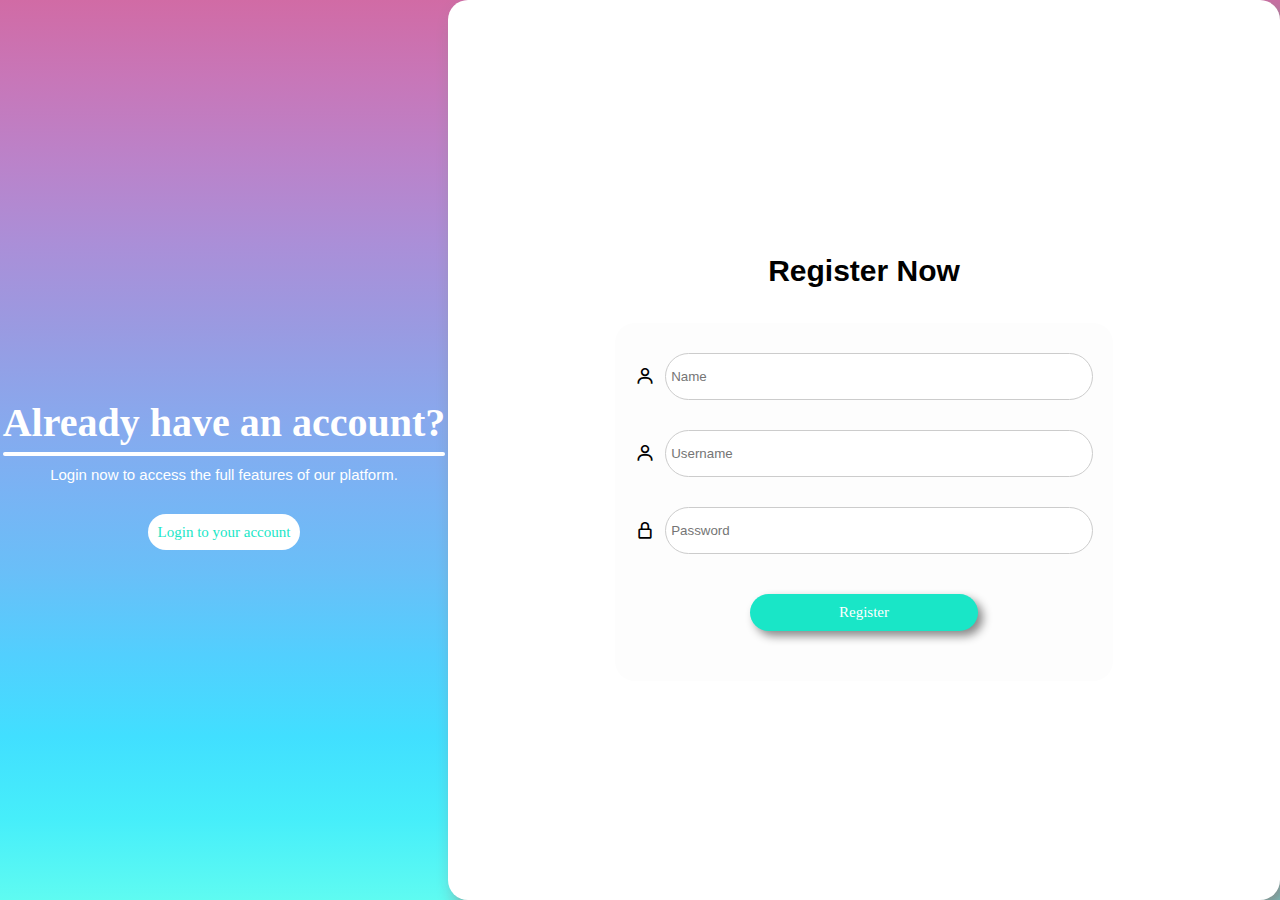
<file: THESIS2/MAIN/signup.html>
<!DOCTYPE html>
<html lang="en">
<head>
    <meta charset="UTF-8">
    <meta name="viewport" content="width=device-width, initial-scale=1.0">
    <link href='https://unpkg.com/boxicons@2.1.4/css/boxicons.min.css' rel='stylesheet'>
    <title>Login</title>

    <style>
        
        body{
            background-image: linear-gradient(to bottom, #d16ba5, #c777b9, #ba83ca, #aa8fd8, #9a9ae1, #8aa7ec, #79b3f4, #69bff8, #52cffe, #41dfff, #46eefa, #5ffbf1);
            background-size:cover;
            background-repeat: no-repeat;
            background-attachment: fixed;
            font-family: bebas;
            margin: 0;
            
        }

        .column {
            float: left;
            display: flex;
            align-items: center;
            justify-content: center;
            min-height: 100vh;
            overflow: hidden; /* Add this line */
        }

        .right{
            width: 35%;
            color: white;
            display: flex;
            flex-direction: column ;
            
        }
        .right h3 {
            position: relative; /* Add relative positioning to the h2 element */
            font-size: 40px;
            margin-bottom: 20px;
        }
        
        .right h3::after {
            content: ""; 
            display: block;
            width: 100%; 
            height: 4px; 
            background-color: white; 
            position: absolute;
            bottom: -10px; 
            left: 0;
            border-radius: 20px;
            border: 1px;
        }
        
        .right p{
            display: flex;
            flex-direction: column ;
            font-size: 15px;
            font-weight: 50;
            font-family: 'Arial Narrow', Arial, sans-serif;
            margin-bottom: 40px;
        }
        .left{
            width: 65%;
            display: flex;
            flex-direction: column ;
            height: 100%;
            background-color: #fff;
            box-shadow: 10px 10px 20px #888888;
            border-radius: 20px;
        }

        .hidden{
            display: none;
        }
        .hidden{
            text-align: center;
        }
        .hidden a{
            text-decoration: none;
            color: #19e6c7;
            border:  3px solid #19e6c7;
            padding: 5px;
            border-radius: 20px;
        }
        
        @media (max-width: 767px) {
        .container {
            flex-direction: column; /* Stack columns on smaller screens */
        }

        .left {
            width: 100%; /* Full width on smaller screens */
            text-align: center;
        }

        .right {
            display: none; /* Add some space between the sections */
        }
        .hidden{
            display: block !important;
        }
    }

        .left h2{
            
            width: 55%;
            padding: 10px 20px;
            border-radius: 10px;
            color: black;
            font-size: 30px;
            text-align: center;
            font-family: 'Franklin Gothic Medium', 'Arial Narrow', Arial, sans-serif;
        }
        .container{
            margin: 0;
            display: flex;
            justify-content: center;
            align-items: center;
        }
        .row{
            margin-left: 0px;
            width: 100%;
        }
        .row:after {
            content: "";
            display: table;
            clear: both;
        }
        form  {
            background-color: #fdfdfd;
            display:flex;
            flex-direction: column;
            padding:20px;
            width: 55%;
            border-radius:20px;
            
        }
        input[type=text],[type=password]{
            border-radius: 30px;
        }
        input[type=text],[type=submit],[type=password]  {
        margin: 10px 0px;
        height:35px;
        
        border:0.5px solid gray;
        }

        input[type=submit]{
            background-color: #19e6c7;
            padding: 10px;
            height: auto;
            width: 50%;
            align-self: center;
            font-family: bebas;
            margin-top: 20px;
            margin-bottom: 30px;
            color: white;
            font-size: 15px;
            cursor: pointer;
            border-radius: 20px;
            border:  none;
            box-shadow: 5px 5px 10px #888888;
        }
        input[type=submit]:hover{
        background-color: #41dfff;
        border: none;
        color: #c777b9;
        transition: 0.4s ease-in-out ;
        }
        input:focus{
        outline: none;
        border: 1px solid gold;

        }
        input[type="text"]::placeholder,[type="password"]::placeholder{
            font-family:'Franklin Gothic Medium', 'Arial Narrow', Arial, sans-serif;
        }
        .icon-input-container {
        display: flex;
        align-items: center;
        margin-bottom: 10px;
        }

        .icon-input-container i {
        margin-right: 10px;
        font-size: 20px;
        }

        .icon-input-container input {
        flex: 1;
        padding: 5px;
        border: 1px solid #ccc;
        }

        .login {
        font-family: 'Franklin Gothic Medium', 'Arial Narrow', Arial, sans-serif;
        text-align: center;
        
        }
        .signup{
            text-align: center;

        }
        
        .signup a{
        font-size: 15px;
        text-decoration: none;
        background-color: #fff;
        padding: 10px;
        height: auto;
        width: 50%;
        align-self: center;
        font-family: bebas;
        color: #19e6c7;
        font-size: 15px;
        cursor: pointer;
        border-radius: 20px;
        text-decoration: none;
        }
        
    </style>
</head>
<body>
    <div class="container">
        <div class="row">
            <div class="column right"> 
                <div class="signup">
                    <h3>Already have an account?</h3>
                    <p>Login now to access the  full features of our platform.</p>
                    <a href="login.html" class="registerButton"> Login to your account</a>
                  </div>
            </div>
            <div class="column left">
                <h2>Register Now</h2>
                <form>
                    
                    <div class="icon-input-container">
                        <i class='bx bx-user'></i>
                        <input type="text" id="Name" name="Name" placeholder="Name">
                      </div>
                    

                  <div class="icon-input-container">
                    <i class='bx bx-user'></i>
                    <input type="text" id="Username" name="Username" placeholder="Username">
                  </div>
                  
                  
                  <div class="icon-input-container">
                    <i class='bx bx-lock-alt'></i>
                    <input type="password" id="password" name="password" placeholder="Password">
                  </div>
                  <input type="submit" id="submit" value="Register">

                  <div class="hidden">
                  <h3>Already have an account?</h3>
                  <a href="login.html" class="registerButton"> Login Now</a>
                </div>
              </form>
                
                
            </div>
          </div>
    </div>
</body>
</html>
</file>
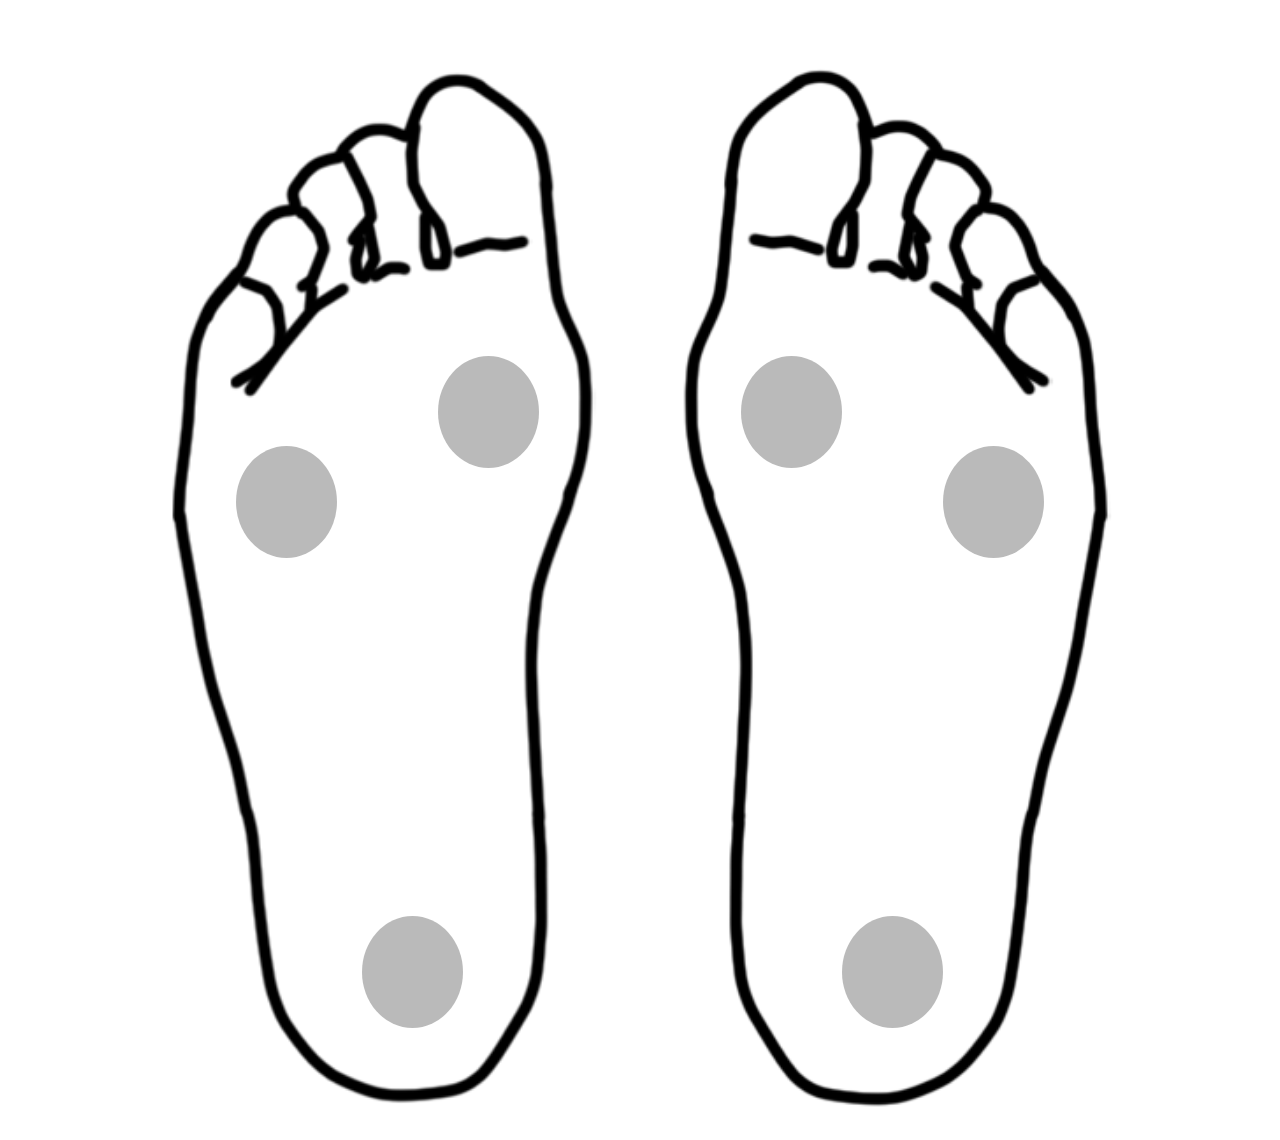
<file: Thesis-Website/THESIS/MAIN/pressure.html>
<!DOCTYPE html>
<html>
<head>
    <title>Pressure</title>
    <link rel="stylesheet" type="text/css" href="pressure.css">
    <style>
        /* Your existing CSS styles can be placed here */
    </style>
    <script type="text/javascript" src="pressure.js"></script>
</head>
<body>
    
    <div id="right-foot">
        <img src="rfoot.png" alt="">
        <div class="sensor bottom"></div>
        <div class="sensor top-right"></div>
        <div class="sensor top-left"></div>
    </div>

    <div id="left-foot">
        <img src="lfoot.png" alt="">
        <div class="sensor bottom"></div>
        <div class="sensor top-right"></div>
        <div class="sensor top-left"></div>
    </div>

    <div class="percentage">
        <h2 id="data"></h2>
    </div>
    
    <script>
        var x = setInterval(function() {
            loadData("http://192.168.103.121/data.txt", updateData);
        }, 100);
    
        function loadData(url, callback) {
            var xhttp = new XMLHttpRequest();
            xhttp.onreadystatechange = function() {
                if (this.readyState == 4 && this.status == 200) {
                    callback.apply(xhttp);
                }
            };  
            xhttp.open("GET", url, true);
            xhttp.send();
        }
    
        function updateData() {
            document.getElementById("data").innerHTML = this.responseText;
            var responseData = this.responseText;

            // Split the response into individual FSR percentage values
            var fsrValues = responseData.split(" ");

            // Iterate through each FSR value
            fsrValues.forEach(function(item) {
                // Split each item by ':' to separate the FSR identifier and the percentage value
                var parts = item.split(":");
                
                // Extract the percentage value (parts[1]) for each FSR
                var percentage = parseFloat(parts[1].replace('%', '')); 
                var percentage2 = parseFloat(parts[2].replace('%', '')); 
                var percentage3 = parseFloat(parts[3].replace('%', '')); 

                // Now you can use the percentage value as needed
    

                // Get the sensors for the left foot and right foot
                var leftFootBottomSensor = document.querySelector('#left-foot .sensor.bottom');
                var leftFootTopLeftSensor = document.querySelector('#left-foot .sensor.top-left');
                var leftFootTopRightSensor = document.querySelector('#left-foot .sensor.top-right');
                var rightFootBottomSensor = document.querySelector('#right-foot .sensor.bottom');
                var rightFootTopLeftSensor = document.querySelector('#right-foot .sensor.top-left');
                var rightFootTopRightSensor = document.querySelector('#right-foot .sensor.top-right');
                

                if (!isNaN(percentage)) { 
                    if (percentage >= 85) {
                        rightFootBottomSensor.style.backgroundColor = 'red';
                    } else if (percentage <= 84.99 && percentage >= 50) {
                        rightFootBottomSensor.style.backgroundColor = 'orange';
                    } else if (percentage <= 50 && percentage >= 30) {
                        rightFootBottomSensor.style.backgroundColor = 'yellow';
                    } else {
                        rightFootBottomSensor.style.backgroundColor = 'rgb(117, 117, 117)';
                    }
                } else {
                    rightFootBottomSensor.style.backgroundColor = 'rgb(117, 117, 117)';
                }

                if (!isNaN(percentage2)) { 
                    if (percentage2 >= 85) {
                        rightFootTopLeftSensor.style.backgroundColor = 'red';
                    } else if (percentage2 <= 84.99 && percentage2 >= 50) {
                        rightFootTopLeftSensor.style.backgroundColor = 'orange';
                    } else if (percentage2 <= 50 && percentage2 >= 30) {
                        rightFootTopLeftSensor.style.backgroundColor = 'yellow';
                    } else {
                        rightFootTopLeftSensor.style.backgroundColor = 'rgb(117, 117, 117)';
                    }
                }

                if (!isNaN(percentage3)) { 
                    if (percentage3 >= 85) {
                        rightFootTopRightSensor.style.backgroundColor = 'red';
                    } else if (percentage3 <= 84.99 && percentage3 >= 50) {
                        rightFootTopRightSensor.style.backgroundColor = 'orange';
                    } else if (percentage3 <= 50 && percentage3 >= 30) {
                        rightFootTopRightSensor.style.backgroundColor = 'yellow';
                    } else {
                        rightFootTopRightSensor.style.backgroundColor = 'rgb(117, 117, 117)';
                    }
                }
            });
        }
    </script>
</body>
</html>
</file>
<file: Thesis-Website/THESIS/MAIN/pressure.css>
/* CSS for left foot */
#left-foot {
    position: relative;
    width: 100%; /* Default width */
    max-width: 139px; /* Limit the width for responsiveness */
    height: auto; /* Adjust height automatically */
    float: right;
    margin-right: 40%; /* Add a margin to create space between the feet */
}

#left-foot img {
    width: 100%;
    height: auto;
}

#left-foot .sensor {
    position: absolute;
    width: 20%; /* adjust size as needed */
    height: 10%; /* adjust size as needed */
    background-color: rgba(117, 117, 117, 0.5); /* make background black */
    border-radius: 50%; /* to make it round */
    transition: background-color 0.5s ease, width 0.5s ease, height 0.5s ease; /* smooth transition */
}

#left-foot .sensor.top-left {
    top: 30%; /* adjust positioning as needed */
    left: 20%; /* adjust positioning as needed */
}

#left-foot .sensor.top-right {
    top: 38%; /* adjust positioning as needed */
    left: 60%; /* adjust positioning as needed */
}

#left-foot .sensor.bottom {
    bottom: 10%; /* adjust positioning as needed */
    left: 40%; /* adjust positioning as needed */
}

/* CSS for right foot */
#right-foot {
    position: relative;
    width: 100%; /* Default width */
    max-width: 139px; /* Limit the width for responsiveness */
    height: auto; /* Adjust height automatically */
    float: left;
    margin-left: 40%; /* Add a margin to create space between the feet */
}

#right-foot img {
    width: 100%;
    height: auto;
}

#right-foot .sensor {
    position: absolute;
    width: 20%; /* adjust size as needed */
    height: 10%; /* adjust size as needed */
    background-color: rgba(117, 117, 117, 0.5); /* black color with 50% opacity */
    border-radius: 50%; /* to make it round */
    transition: background-color 0.5s ease, width 0.5s ease, height 0.5s ease; /* smooth transition */
}

#right-foot .sensor.top-left {
    top: 38%; /* adjust positioning as needed */
    left: 20%; /* adjust positioning as needed */
}

#right-foot .sensor.top-right {
    top: 30%; /* adjust positioning as needed */
    left: 60%; /* adjust positioning as needed */
}

#right-foot .sensor.bottom {
    bottom: 10%; /* adjust positioning as needed */
    left: 45%; /* adjust positioning as needed */
}

/* Media Query for responsiveness */
@media screen and (max-width: 768px) {
    #left-foot, #right-foot {
        width: 40%; /* Adjust width for smaller screens */
        max-width: none; /* Remove max-width for smaller screens */
    }
    #left-foot {
        margin-right: 10%; /* Adjust margin for smaller screens */
    }
    #right-foot {
        margin-left: 10%; /* Adjust margin for smaller screens */
    }
}

@media screen and (max-width: 1404px) {
    #left-foot, #right-foot {
        width: 40%; /* Adjust width for smaller screens */
        max-width: none; /* Remove max-width for smaller screens */
    }
    #left-foot {
        margin-right: 10%; /* Adjust margin for smaller screens */
    }
    #right-foot {
        margin-left: 10%; /* Adjust margin for smaller screens */
    }
}
</file>
